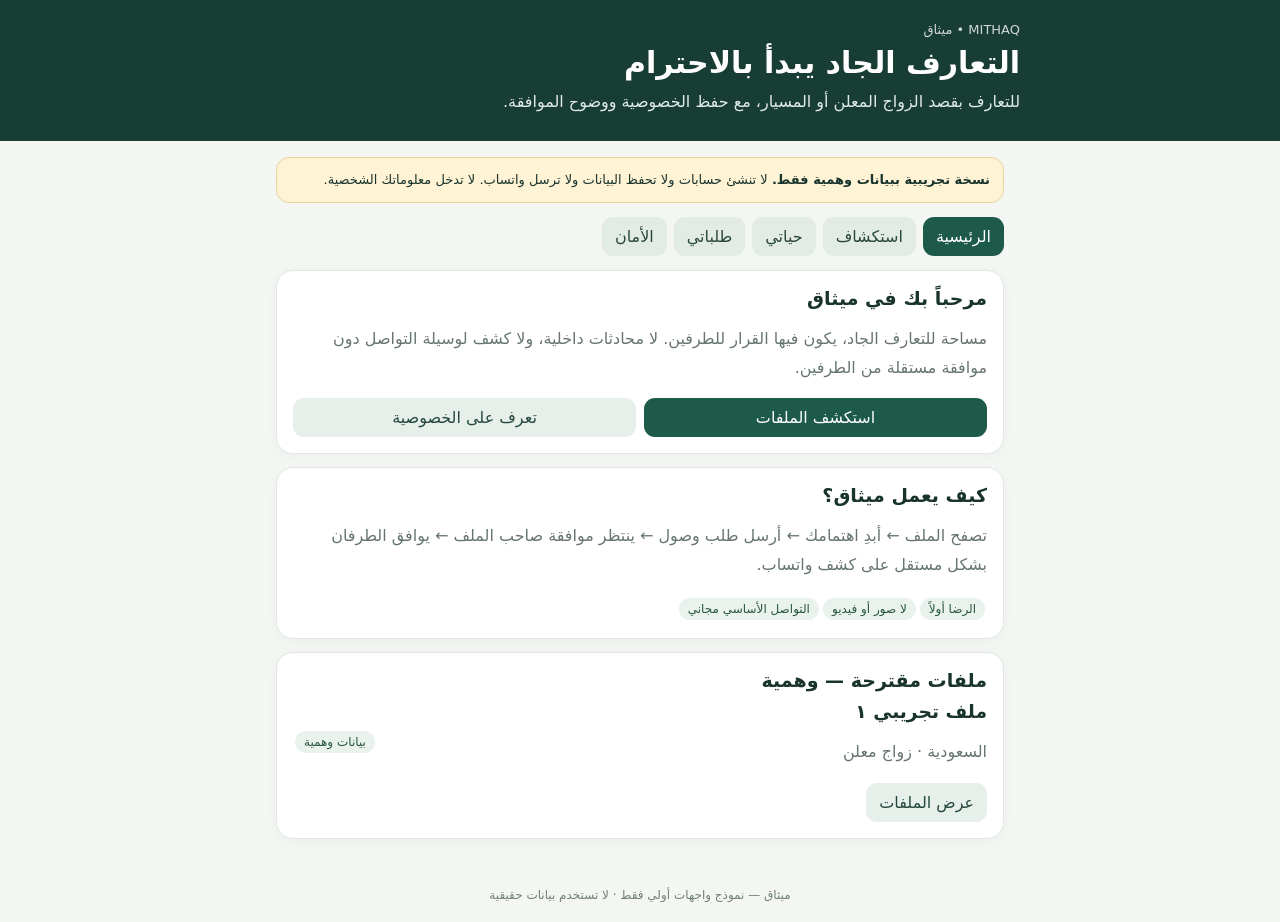
<file: prototype/index.html>
<!doctype html>
<html lang="ar" dir="rtl">
<head>
<meta charset="utf-8"><meta name="viewport" content="width=device-width,initial-scale=1">
<meta name="theme-color" content="#173d35"><title>ميثاق | نموذج التطبيق</title>
<style>
:root{font-family:system-ui,-apple-system,"Segoe UI",sans-serif;color:#19342c;background:#f3f6f2}*{box-sizing:border-box}body{margin:0}.wrap{max-width:760px;margin:auto}
header{background:#173d35;color:#fff;padding:22px 18px 24px}.brand{font-size:13px;opacity:.8}.hero h1{margin:8px 0;font-size:30px}.hero p{margin:0;line-height:1.8;color:#e1ece6}
main{padding:16px}.demo{background:#fff3d6;border:1px solid #ead49c;border-radius:13px;padding:11px 13px;font-size:13px;line-height:1.7;margin-bottom:14px}
nav{display:flex;gap:7px;overflow:auto;margin-bottom:14px}button{font:inherit;cursor:pointer;border:0;border-radius:11px;padding:10px 13px}nav button{white-space:nowrap;background:#e3ebe5;color:#29483d}nav button.active,.primary{background:#1d5a49;color:white}
.card{background:#fff;border:1px solid #e0e8e1;border-radius:17px;padding:16px;margin-bottom:13px;box-shadow:0 3px 14px #173d3508}.muted{color:#66766e;line-height:1.8}.tag{display:inline-block;background:#e9f2ec;color:#285543;padding:4px 9px;border-radius:30px;font-size:12px;margin:2px}
h2{font-size:19px;margin:0 0 10px}.profile{display:flex;justify-content:space-between;gap:10px;align-items:center}.profile h3{margin:0 0 4px}.avatar{width:45px;height:45px;border-radius:50%;background:#e4eee7;display:grid;place-items:center;font-size:21px;flex:none}
.row{display:flex;gap:8px;flex-wrap:wrap}.row>*{flex:1}.secondary{background:#e7efea;color:#24483b}.field{margin:12px 0}label{display:block;font-size:14px;margin-bottom:6px}input,select,textarea{width:100%;font:inherit;border:1px solid #cbd8cf;border-radius:10px;padding:11px;background:#fff}textarea{min-height:125px}.tab.hidden{display:none}.notice{font-size:13px;color:#64736b;line-height:1.8}footer{text-align:center;padding:20px;color:#718078;font-size:12px}
</style></head>
<body>
<header><div class="wrap hero"><div class="brand">MITHAQ • ميثاق</div><h1>التعارف الجاد يبدأ بالاحترام</h1><p>للتعارف بقصد الزواج المعلن أو المسيار، مع حفظ الخصوصية ووضوح الموافقة.</p></div></header>
<main class="wrap">
<div class="demo"><strong>نسخة تجريبية ببيانات وهمية فقط.</strong> لا تنشئ حسابات ولا تحفظ البيانات ولا ترسل واتساب. لا تدخل معلوماتك الشخصية.</div>
<nav aria-label="التنقل"><button class="active" data-tab="home">الرئيسية</button><button data-tab="search">استكشاف</button><button data-tab="life">حياتي</button><button data-tab="requests">طلباتي</button><button data-tab="safety">الأمان</button></nav>
<section id="home" class="tab">
<div class="card"><h2>مرحباً بك في ميثاق</h2><p class="muted">مساحة للتعارف الجاد، يكون فيها القرار للطرفين. لا محادثات داخلية، ولا كشف لوسيلة التواصل دون موافقة مستقلة من الطرفين.</p><div class="row"><button class="primary" data-go="search">استكشف الملفات</button><button class="secondary" data-go="safety">تعرف على الخصوصية</button></div></div>
<div class="card"><h2>كيف يعمل ميثاق؟</h2><p class="muted">تصفح الملف ← أبدِ اهتمامك ← أرسل طلب وصول ← ينتظر موافقة صاحب الملف ← يوافق الطرفان بشكل مستقل على كشف واتساب.</p><span class="tag">الرضا أولاً</span><span class="tag">لا صور أو فيديو</span><span class="tag">التواصل الأساسي مجاني</span></div>
<div class="card"><h2>ملفات مقترحة — وهمية</h2><div class="profile"><div><h3>ملف تجريبي ١</h3><p class="muted">السعودية · زواج معلن</p></div><span class="tag">بيانات وهمية</span></div><button class="secondary" data-go="search">عرض الملفات</button></div>
</section>
<section id="search" class="tab hidden">
<div class="card"><h2>استكشاف الملفات</h2><div class="field"><label for="country">الدولة</label><select id="country"><option value="all">كل الدول التجريبية</option><option>السعودية</option><option>دولة أخرى</option></select></div><div class="field"><label for="kind">نوع الزواج</label><select id="kind"><option value="all">الكل</option><option>الزواج المعلن</option><option>زواج المسيار</option></select></div>
<div id="profiles">
<div class="card profile-card" data-country="السعودية" data-kind="الزواج المعلن"><div class="profile"><div class="avatar">م</div><div style="flex:1"><h3>ملف تجريبي ألف</h3><p class="muted">السعودية · الزواج المعلن</p></div><span class="tag">وهمي</span></div><p class="muted">مثال توضيحي لملف عام لا يمثل شخصاً حقيقياً.</p><button class="primary interest">إبداء اهتمام</button></div>
<div class="card profile-card" data-country="السعودية" data-kind="زواج المسيار"><div class="profile"><div class="avatar">ن</div><div style="flex:1"><h3>ملف تجريبي باء</h3><p class="muted">السعودية · زواج المسيار</p></div><span class="tag">وهمي</span></div><p class="muted">مثال توضيحي لملف عام لا يمثل شخصاً حقيقياً.</p><button class="primary interest">إبداء اهتمام</button></div>
<div class="card profile-card" data-country="دولة أخرى" data-kind="الزواج المعلن"><div class="profile"><div class="avatar">س</div><div style="flex:1"><h3>ملف تجريبي جيم</h3><p class="muted">دولة أخرى · الزواج المعلن</p></div><span class="tag">وهمي</span></div><p class="muted">مثال توضيحي لملف عام لا يمثل شخصاً حقيقياً.</p><button class="primary interest">إبداء اهتمام</button></div>
</div><p id="searchMsg" class="muted" aria-live="polite"></p></div>
</section>
<section id="life" class="tab hidden"><div class="card"><h2>حياتي</h2><p class="muted">المبدأ المعتمد: نص مكتوب فقط، بلا صور أو فيديو أو أرقام أو رموز أو إيموجي. هذه المعاينة لا تحفظ النص.</p><label for="lifeText">مساحة كتابة تجريبية</label><textarea id="lifeText" placeholder="اكتب نصاً وهمياً للتجربة فقط"></textarea><p id="lifeMsg" class="notice" aria-live="polite">لم يتم حفظ أي شيء.</p></div></section>
<section id="requests" class="tab hidden"><div class="card"><h2>الاهتمامات وطلبات الوصول</h2><p class="muted">ستظهر هنا الطلبات في النسخة الفعلية. في هذه المعاينة، الأزرار لا ترسل طلبات حقيقية.</p><div id="requestList" class="muted">لا توجد طلبات تجريبية بعد.</div></div></section>
<section id="safety" class="tab hidden"><div class="card"><h2>خصوصيتك أولاً</h2><ul class="muted"><li>لا يظهر رقم واتساب عند مشاهدة الملف أو إبداء الاهتمام.</li><li>لا يُكشف الرقم إلا بعد موافقة منفصلة وصريحة من الطرفين.</li><li>طلب الوصول ليس موافقة على الزواج.</li><li>يمكن إيقاف الكشف مستقبلاً، لكن لا يمكن استرجاع ما حفظه الطرف الآخر سابقاً.</li></ul></div><div class="card"><h2>تنبيه قانوني</h2><p class="muted">ميثاق منصة مستقلة وليس جهة حكومية أو مأذوناً أو محكمة. تخضع الخدمات الفعلية لمراجعة قانونية وأمنية في كل دولة قبل الإطلاق.</p></div></section>
</main><footer>ميثاق — نموذج واجهات أولي فقط · لا تستخدم بيانات حقيقية</footer>
<script>
const tabs=[...document.querySelectorAll('.tab')],nav=[...document.querySelectorAll('nav button')];
function show(id){tabs.forEach(t=>t.classList.toggle('hidden',t.id!==id));nav.forEach(b=>b.classList.toggle('active',b.dataset.tab===id));}
nav.forEach(b=>b.addEventListener('click',()=>show(b.dataset.tab)));
document.querySelectorAll('[data-go]').forEach(b=>b.addEventListener('click',()=>show(b.dataset.go)));
function filter(){const c=document.getElementById('country').value,k=document.getElementById('kind').value;let n=0;document.querySelectorAll('.profile-card').forEach(p=>{const ok=(c==='all'||p.dataset.country===c)&&(k==='all'||p.dataset.kind===k);p.style.display=ok?'block':'none';if(ok)n++;});document.getElementById('searchMsg').textContent='عدد الملفات التجريبية المعروضة: '+n;}
document.getElementById('country').addEventListener('change',filter);document.getElementById('kind').addEventListener('change',filter);
document.querySelectorAll('.interest').forEach((b,i)=>b.addEventListener('click',()=>{document.getElementById('requestList').textContent='اهتمام تجريبي بالملف '+(i+1)+' — لم يُرسل إلى أي شخص ولم تُكشف أي بيانات.';show('requests');}));
document.getElementById('lifeText').addEventListener('input',e=>{const bad=/[0-9٠-٩۰-۹\p{S}\p{P}\p{Emoji_Presentation}]/u.test(e.target.value);document.getElementById('lifeMsg').textContent=bad?'تذكير: قسم حياتي في التصميم النهائي مخصص للحروف والكلمات فقط. لا يتم حفظ النص.':'معاينة محلية فقط؛ لم يتم حفظ النص.';});
</script></body></html>
</file>
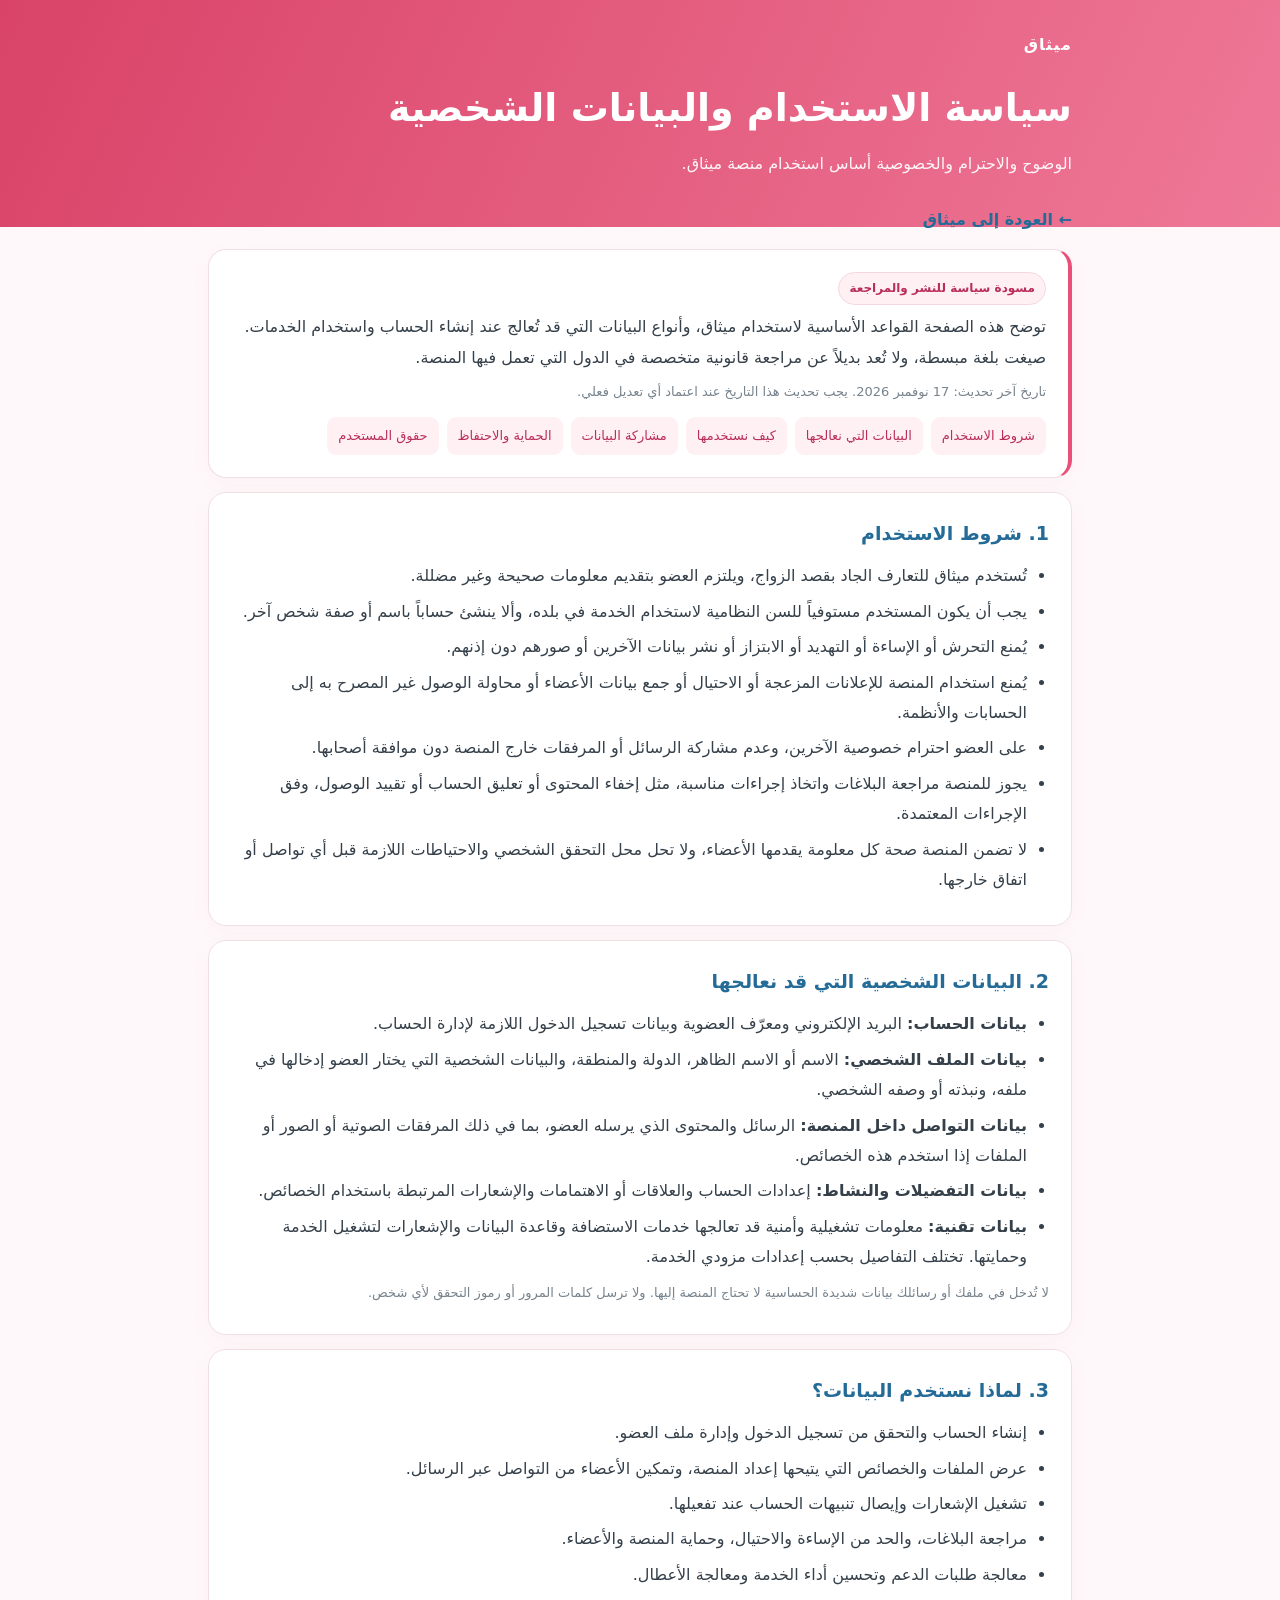
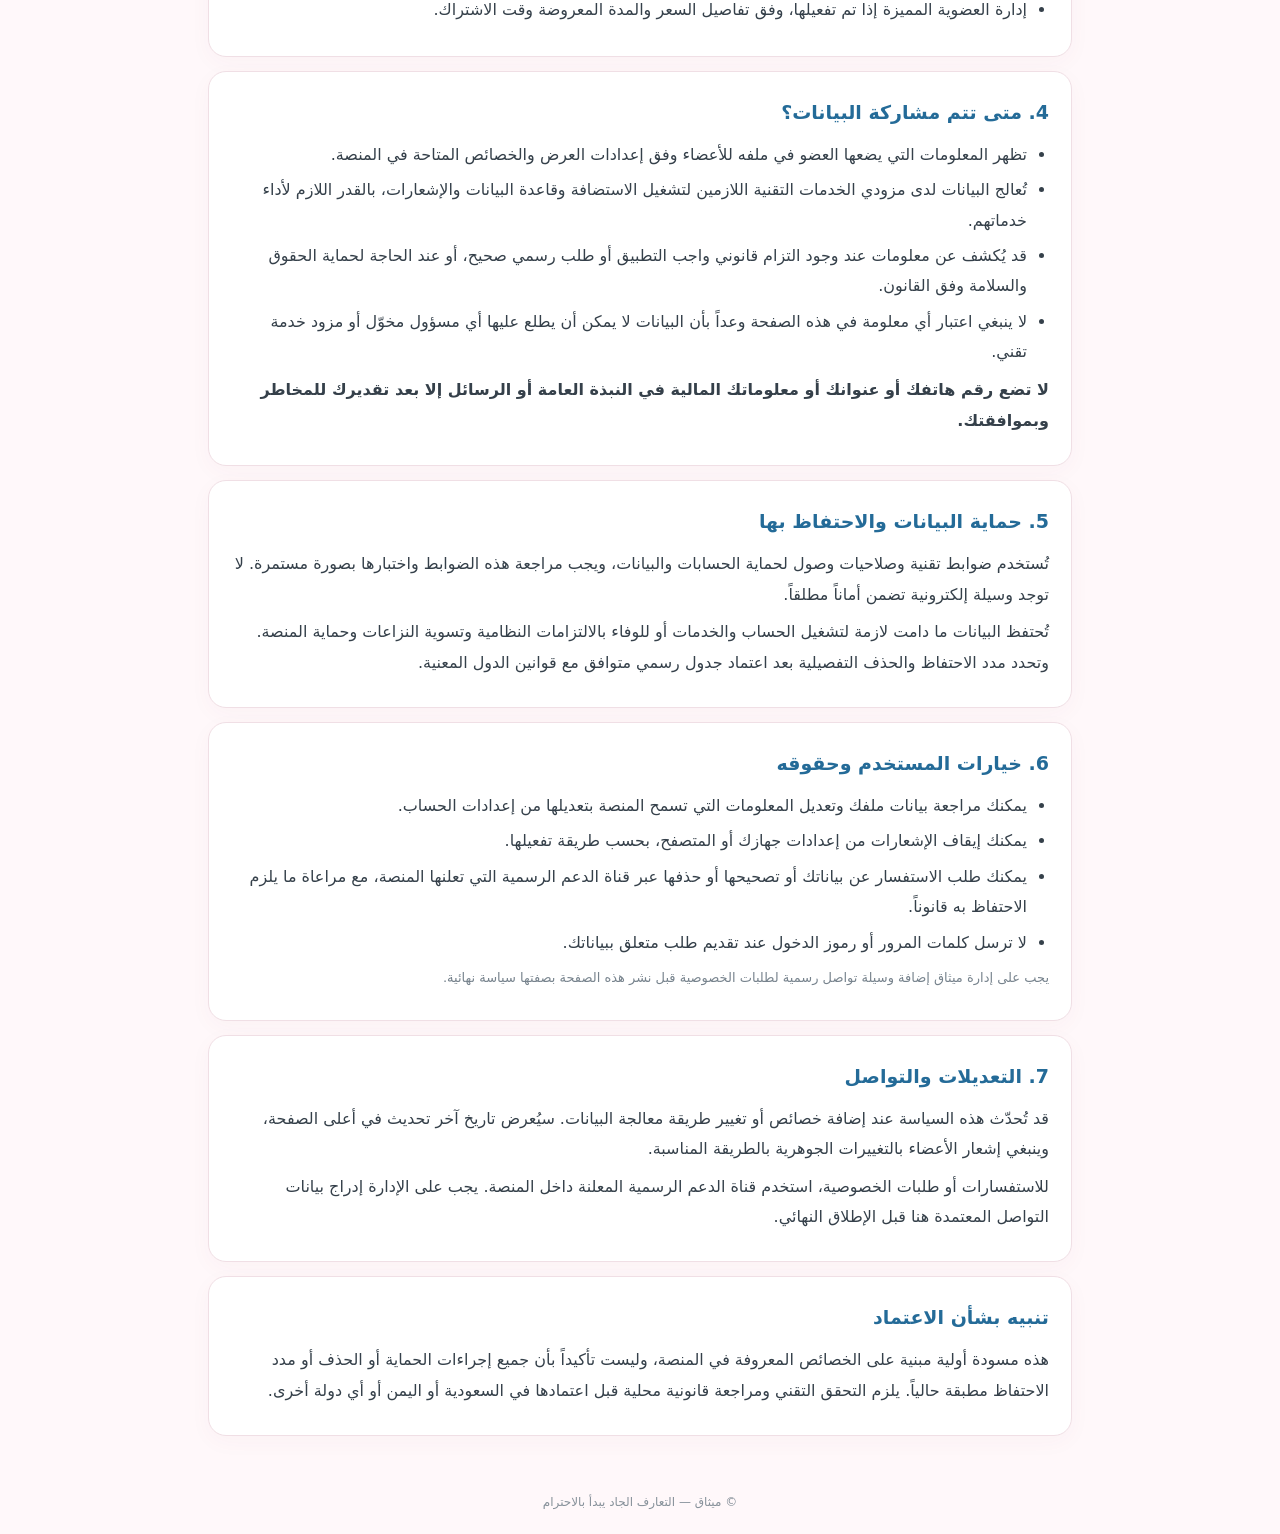
<file: privacy.html>
<!doctype html>
<html lang="ar" dir="rtl">
<head>
<meta charset="utf-8">
<meta name="viewport" content="width=device-width,initial-scale=1">
<meta name="theme-color" content="#e94f79">
<title>سياسة الاستخدام والخصوصية | ميثاق</title>
<meta name="description" content="سياسة الاستخدام والخصوصية لمنصة ميثاق، وبيان البيانات الشخصية وكيفية استخدامها وحمايتها.">
<style>
:root{font-family:system-ui,-apple-system,"Segoe UI",sans-serif;color:#35404a;background:#fff8fa;--pink:#e94f79;--deep:#b92f5a;--blue:#246b98;--line:#f0dfe5}
*{box-sizing:border-box}body{margin:0;line-height:1.9}.top{background:linear-gradient(115deg,#d94368,#ef7897);color:#fff;padding:30px 18px 48px}.wrap{max-width:900px;margin:auto;padding:0 18px}.brand{font-weight:800;letter-spacing:1px}.top h1{font-size:clamp(26px,5vw,38px);margin:12px 0 4px}.top p{margin:0;color:#fff4f7}.content{margin:-22px auto 35px;position:relative}.intro,.section{background:#fff;border:1px solid var(--line);border-radius:18px;padding:22px;margin-bottom:14px;box-shadow:0 6px 22px #963a4a09}.intro{border-right:4px solid var(--pink)}h2{font-size:19px;color:var(--blue);margin:0 0 10px}h3{font-size:15px;color:var(--deep);margin:17px 0 5px}p{margin:7px 0}ul{padding-right:22px;margin:8px 0}li{margin:5px 0}.muted{color:#77838d;font-size:13px}.pill{display:inline-block;background:#fff0f4;color:var(--deep);border:1px solid #f5d7e0;border-radius:30px;padding:4px 10px;font-size:12px;font-weight:700}.toc{display:flex;gap:8px;flex-wrap:wrap;margin-top:12px}.toc a{color:var(--deep);background:#fff0f4;border-radius:9px;padding:7px 11px;text-decoration:none;font-size:13px}a{color:var(--blue)}footer{text-align:center;color:#87919a;padding:20px;font-size:12px}.back{display:inline-block;margin:0 0 14px;color:var(--blue);text-decoration:none;font-weight:700}@media(max-width:600px){.intro,.section{padding:17px;border-radius:15px}.top{padding:24px 15px 42px}}
</style>
</head>
<body>
<header class="top"><div class="wrap"><div class="brand">ميثاق</div><h1>سياسة الاستخدام والبيانات الشخصية</h1><p>الوضوح والاحترام والخصوصية أساس استخدام منصة ميثاق.</p></div></header>
<main class="wrap content">
<a class="back" href="./index.html">← العودة إلى ميثاق</a>
<section class="intro">
<span class="pill">مسودة سياسة للنشر والمراجعة</span>
<p>توضح هذه الصفحة القواعد الأساسية لاستخدام ميثاق، وأنواع البيانات التي قد تُعالج عند إنشاء الحساب واستخدام الخدمات. صيغت بلغة مبسطة، ولا تُعد بديلاً عن مراجعة قانونية متخصصة في الدول التي تعمل فيها المنصة.</p>
<p class="muted">تاريخ آخر تحديث: 17 نوفمبر 2026. يجب تحديث هذا التاريخ عند اعتماد أي تعديل فعلي.</p>
<nav class="toc" aria-label="أقسام الصفحة"><a href="#terms">شروط الاستخدام</a><a href="#data">البيانات التي نعالجها</a><a href="#use">كيف نستخدمها</a><a href="#sharing">مشاركة البيانات</a><a href="#security">الحماية والاحتفاظ</a><a href="#rights">حقوق المستخدم</a></nav>
</section>
<section class="section" id="terms"><h2>1. شروط الاستخدام</h2>
<ul>
<li>تُستخدم ميثاق للتعارف الجاد بقصد الزواج، ويلتزم العضو بتقديم معلومات صحيحة وغير مضللة.</li>
<li>يجب أن يكون المستخدم مستوفياً للسن النظامية لاستخدام الخدمة في بلده، وألا ينشئ حساباً باسم أو صفة شخص آخر.</li>
<li>يُمنع التحرش أو الإساءة أو التهديد أو الابتزاز أو نشر بيانات الآخرين أو صورهم دون إذنهم.</li>
<li>يُمنع استخدام المنصة للإعلانات المزعجة أو الاحتيال أو جمع بيانات الأعضاء أو محاولة الوصول غير المصرح به إلى الحسابات والأنظمة.</li>
<li>على العضو احترام خصوصية الآخرين، وعدم مشاركة الرسائل أو المرفقات خارج المنصة دون موافقة أصحابها.</li>
<li>يجوز للمنصة مراجعة البلاغات واتخاذ إجراءات مناسبة، مثل إخفاء المحتوى أو تعليق الحساب أو تقييد الوصول، وفق الإجراءات المعتمدة.</li>
<li>لا تضمن المنصة صحة كل معلومة يقدمها الأعضاء، ولا تحل محل التحقق الشخصي والاحتياطات اللازمة قبل أي تواصل أو اتفاق خارجها.</li>
</ul></section>
<section class="section" id="data"><h2>2. البيانات الشخصية التي قد نعالجها</h2>
<ul>
<li><strong>بيانات الحساب:</strong> البريد الإلكتروني ومعرّف العضوية وبيانات تسجيل الدخول اللازمة لإدارة الحساب.</li>
<li><strong>بيانات الملف الشخصي:</strong> الاسم أو الاسم الظاهر، الدولة والمنطقة، والبيانات الشخصية التي يختار العضو إدخالها في ملفه، ونبذته أو وصفه الشخصي.</li>
<li><strong>بيانات التواصل داخل المنصة:</strong> الرسائل والمحتوى الذي يرسله العضو، بما في ذلك المرفقات الصوتية أو الصور أو الملفات إذا استخدم هذه الخصائص.</li>
<li><strong>بيانات التفضيلات والنشاط:</strong> إعدادات الحساب والعلاقات أو الاهتمامات والإشعارات المرتبطة باستخدام الخصائص.</li>
<li><strong>بيانات تقنية:</strong> معلومات تشغيلية وأمنية قد تعالجها خدمات الاستضافة وقاعدة البيانات والإشعارات لتشغيل الخدمة وحمايتها. تختلف التفاصيل بحسب إعدادات مزودي الخدمة.</li>
</ul>
<p class="muted">لا تُدخل في ملفك أو رسائلك بيانات شديدة الحساسية لا تحتاج المنصة إليها. ولا ترسل كلمات المرور أو رموز التحقق لأي شخص.</p>
</section>
<section class="section" id="use"><h2>3. لماذا نستخدم البيانات؟</h2>
<ul>
<li>إنشاء الحساب والتحقق من تسجيل الدخول وإدارة ملف العضو.</li>
<li>عرض الملفات والخصائص التي يتيحها إعداد المنصة، وتمكين الأعضاء من التواصل عبر الرسائل.</li>
<li>تشغيل الإشعارات وإيصال تنبيهات الحساب عند تفعيلها.</li>
<li>مراجعة البلاغات، والحد من الإساءة والاحتيال، وحماية المنصة والأعضاء.</li>
<li>معالجة طلبات الدعم وتحسين أداء الخدمة ومعالجة الأعطال.</li>
<li>إدارة العضوية المميزة إذا تم تفعيلها، وفق تفاصيل السعر والمدة المعروضة وقت الاشتراك.</li>
</ul></section>
<section class="section" id="sharing"><h2>4. متى تتم مشاركة البيانات؟</h2>
<ul>
<li>تظهر المعلومات التي يضعها العضو في ملفه للأعضاء وفق إعدادات العرض والخصائص المتاحة في المنصة.</li>
<li>تُعالج البيانات لدى مزودي الخدمات التقنية اللازمين لتشغيل الاستضافة وقاعدة البيانات والإشعارات، بالقدر اللازم لأداء خدماتهم.</li>
<li>قد يُكشف عن معلومات عند وجود التزام قانوني واجب التطبيق أو طلب رسمي صحيح، أو عند الحاجة لحماية الحقوق والسلامة وفق القانون.</li>
<li>لا ينبغي اعتبار أي معلومة في هذه الصفحة وعداً بأن البيانات لا يمكن أن يطلع عليها أي مسؤول مخوّل أو مزود خدمة تقني.</li>
</ul>
<p><strong>لا تضع رقم هاتفك أو عنوانك أو معلوماتك المالية في النبذة العامة أو الرسائل إلا بعد تقديرك للمخاطر وبموافقتك.</strong></p>
</section>
<section class="section" id="security"><h2>5. حماية البيانات والاحتفاظ بها</h2>
<p>تُستخدم ضوابط تقنية وصلاحيات وصول لحماية الحسابات والبيانات، ويجب مراجعة هذه الضوابط واختبارها بصورة مستمرة. لا توجد وسيلة إلكترونية تضمن أماناً مطلقاً.</p>
<p>تُحتفظ البيانات ما دامت لازمة لتشغيل الحساب والخدمات أو للوفاء بالالتزامات النظامية وتسوية النزاعات وحماية المنصة. وتحدد مدد الاحتفاظ والحذف التفصيلية بعد اعتماد جدول رسمي متوافق مع قوانين الدول المعنية.</p>
</section>
<section class="section" id="rights"><h2>6. خيارات المستخدم وحقوقه</h2>
<ul>
<li>يمكنك مراجعة بيانات ملفك وتعديل المعلومات التي تسمح المنصة بتعديلها من إعدادات الحساب.</li>
<li>يمكنك إيقاف الإشعارات من إعدادات جهازك أو المتصفح، بحسب طريقة تفعيلها.</li>
<li>يمكنك طلب الاستفسار عن بياناتك أو تصحيحها أو حذفها عبر قناة الدعم الرسمية التي تعلنها المنصة، مع مراعاة ما يلزم الاحتفاظ به قانوناً.</li>
<li>لا ترسل كلمات المرور أو رموز الدخول عند تقديم طلب متعلق ببياناتك.</li>
</ul>
<p class="muted">يجب على إدارة ميثاق إضافة وسيلة تواصل رسمية لطلبات الخصوصية قبل نشر هذه الصفحة بصفتها سياسة نهائية.</p>
</section>
<section class="section"><h2>7. التعديلات والتواصل</h2>
<p>قد تُحدّث هذه السياسة عند إضافة خصائص أو تغيير طريقة معالجة البيانات. سيُعرض تاريخ آخر تحديث في أعلى الصفحة، وينبغي إشعار الأعضاء بالتغييرات الجوهرية بالطريقة المناسبة.</p>
<p>للاستفسارات أو طلبات الخصوصية، استخدم قناة الدعم الرسمية المعلنة داخل المنصة. يجب على الإدارة إدراج بيانات التواصل المعتمدة هنا قبل الإطلاق النهائي.</p>
</section>
<section class="section"><h2>تنبيه بشأن الاعتماد</h2>
<p>هذه مسودة أولية مبنية على الخصائص المعروفة في المنصة، وليست تأكيداً بأن جميع إجراءات الحماية أو الحذف أو مدد الاحتفاظ مطبقة حالياً. يلزم التحقق التقني ومراجعة قانونية محلية قبل اعتمادها في السعودية أو اليمن أو أي دولة أخرى.</p></section>
</main>
<footer>© ميثاق — التعارف الجاد يبدأ بالاحترام</footer>
</body></html>
</file>
